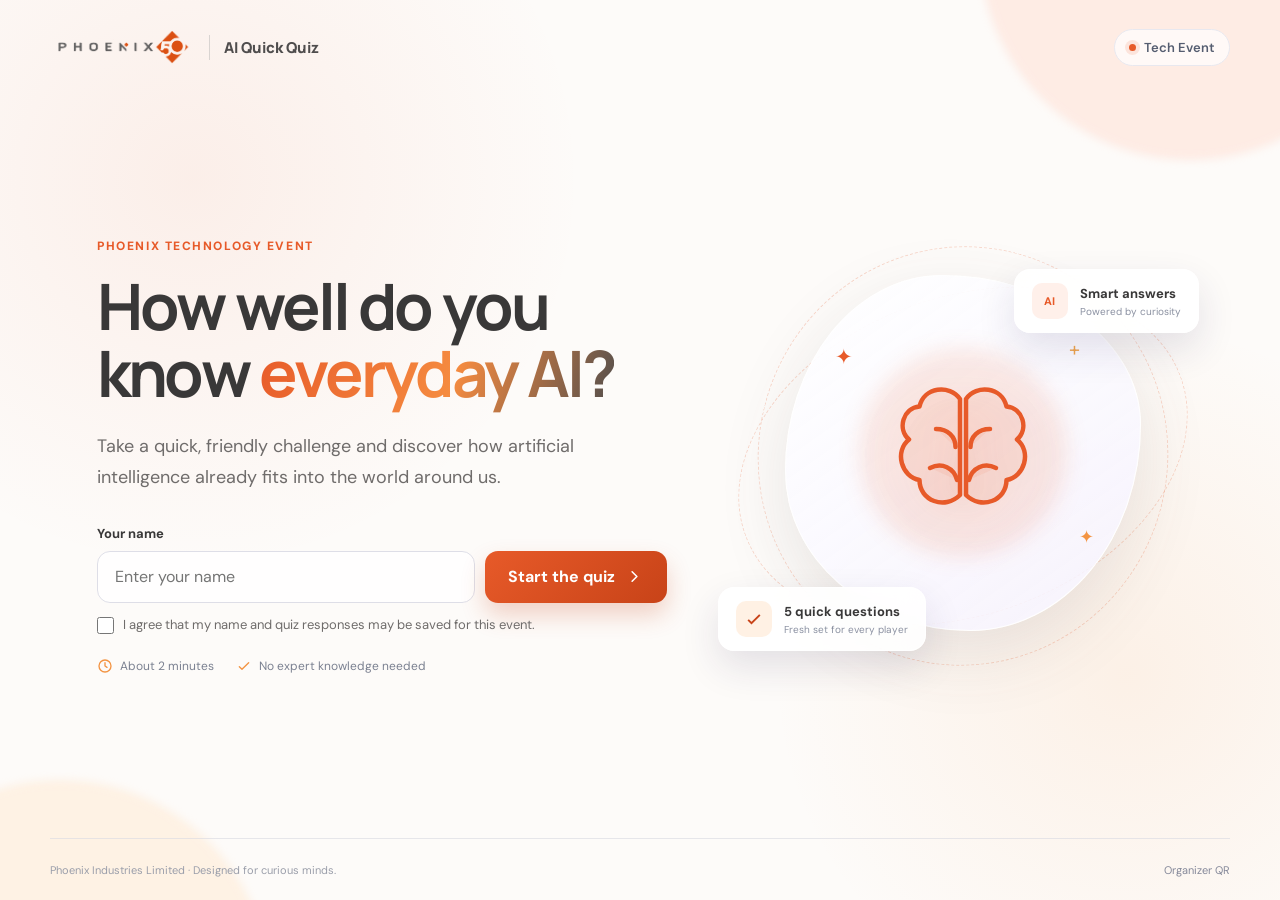
<file: index.html>
<!DOCTYPE html>
<html lang="en">
<head>
  <meta charset="UTF-8">
  <meta name="viewport" content="width=device-width, initial-scale=1.0">
  <meta name="theme-color" content="#e75a29">
  <title>Phoenix AI Quick Quiz</title>
  <link rel="preconnect" href="https://fonts.googleapis.com">
  <link rel="preconnect" href="https://fonts.gstatic.com" crossorigin>
  <link href="https://fonts.googleapis.com/css2?family=DM+Sans:wght@400;500;600;700&family=Manrope:wght@600;700;800&display=swap" rel="stylesheet">
  <link rel="stylesheet" href="styles.css">
</head>
<body>
  <div class="ambient ambient-one"></div>
  <div class="ambient ambient-two"></div>

  <main class="app-shell">
    <header class="topbar">
      <a class="brand phoenix-brand" href="index.html" aria-label="Phoenix AI Quick Quiz home">
        <img src="phoenix-logo.png" alt="Phoenix Industries">
        <span class="brand-divider"></span>
        <span>AI Quick Quiz</span>
      </a>
      <span class="event-badge"><span class="live-dot"></span> Tech Event</span>
    </header>

    <section id="welcome-screen" class="screen welcome-screen active">
      <div class="welcome-copy">
        <p class="eyebrow">Phoenix Technology Event</p>
        <h1>How well do you know <span>everyday AI?</span></h1>
        <p class="lead">Take a quick, friendly challenge and discover how artificial intelligence already fits into the world around us.</p>

        <form id="start-form" class="start-form">
          <label for="participant-name">Your name</label>
          <div class="input-row">
            <input id="participant-name" type="text" maxlength="60" autocomplete="name" placeholder="Enter your name" required>
            <button class="primary-button" type="submit">
              Start the quiz
              <svg viewBox="0 0 24 24" aria-hidden="true"><path d="m9 18 6-6-6-6"/></svg>
            </button>
          </div>
          <label class="consent-row" for="response-consent">
            <input id="response-consent" type="checkbox" required>
            <span>I agree that my name and quiz responses may be saved for this event.</span>
          </label>
        </form>

        <div class="quiz-facts">
          <span>
            <svg viewBox="0 0 24 24"><circle cx="12" cy="12" r="9"/><path d="M12 7v5l3 2"/></svg>
            About 2 minutes
          </span>
          <span>
            <svg viewBox="0 0 24 24"><path d="m5 13 4 4L19 7"/></svg>
            No expert knowledge needed
          </span>
        </div>
      </div>

      <div class="hero-visual" aria-hidden="true">
        <div class="orbit orbit-one"></div>
        <div class="orbit orbit-two"></div>
        <div class="float-card card-top">
          <span class="mini-icon purple">AI</span>
          <div><strong>Smart answers</strong><small>Powered by curiosity</small></div>
        </div>
        <div class="brain-card">
          <div class="brain-glow"></div>
          <svg class="brain-icon" viewBox="0 0 120 120">
            <path d="M58 24c-7-10-24-8-27 5-11 1-15 15-7 22-10 8-5 25 7 27 0 14 17 20 27 10V24Z"/>
            <path d="M62 24c7-10 24-8 27 5 11 1 15 15 7 22 10 8 5 25-7 27 0 14-17 20-27 10V24Z"/>
            <path d="M42 44c8 0 13 5 13 12M78 44c-8 0-13 5-13 12M38 70c8-4 16 0 18 8M82 70c-8-4-16 0-18 8"/>
          </svg>
          <span class="spark spark-one">✦</span>
          <span class="spark spark-two">✦</span>
          <span class="spark spark-three">+</span>
        </div>
        <div class="float-card card-bottom">
          <span class="mini-icon green">
            <svg viewBox="0 0 24 24"><path d="m5 13 4 4L19 7"/></svg>
          </span>
          <div><strong>5 quick questions</strong><small>Fresh set for every player</small></div>
        </div>
      </div>
    </section>

    <section id="quiz-screen" class="screen quiz-screen">
      <div class="quiz-header">
        <div>
          <p id="question-counter" class="eyebrow">Question 1 of 5</p>
          <div class="progress-track"><span id="progress-bar"></span></div>
        </div>
        <span id="score-chip" class="score-chip">Score: 0</span>
      </div>

      <article class="question-card">
        <div id="question-icon" class="question-icon">AI</div>
        <h2 id="question-text"></h2>
        <div id="answer-list" class="answer-list"></div>
        <div id="feedback" class="feedback" role="status" aria-live="polite"></div>
        <button id="next-button" class="primary-button next-button" type="button">
          Next question
          <svg viewBox="0 0 24 24" aria-hidden="true"><path d="m9 18 6-6-6-6"/></svg>
        </button>
      </article>
    </section>

    <section id="result-screen" class="screen result-screen">
      <div class="result-card">
        <div id="result-ring" class="result-ring">
          <span id="result-score">0/5</span>
        </div>
        <p class="eyebrow">Quiz complete</p>
        <h2 id="result-title">Nicely done!</h2>
        <p id="result-message"></p>
        <p id="save-status" class="save-status" role="status" aria-live="polite"></p>
        <div class="result-stats">
          <div><strong id="correct-total">0</strong><span>Correct</span></div>
          <div><strong id="time-total">0:00</strong><span>Time</span></div>
          <div><strong>5</strong><span>Questions</span></div>
        </div>
        <button id="restart-button" class="primary-button" type="button">
          Try another set
          <svg viewBox="0 0 24 24" aria-hidden="true"><path d="M20 11a8 8 0 1 0-2.3 5.7M20 4v7h-7"/></svg>
        </button>
      </div>
    </section>

    <footer>
      <span>Phoenix Industries Limited · Designed for curious minds.</span>
      <a href="qr.html">Organizer QR</a>
    </footer>
  </main>

  <script src="app.js"></script>
</body>
</html>
</file>
<file: styles.css>
:root {
  --ink: #393838;
  --muted: #6f6c6b;
  --purple: #e75a29;
  --purple-dark: #c84318;
  --mint: #f39443;
  --cream: #fdfbf9;
  --white: #fff;
  --line: #e8e8ef;
  --shadow: 0 24px 70px rgba(79, 77, 77, 0.12);
}

* { box-sizing: border-box; }

html { min-height: 100%; }

body {
  margin: 0;
  min-height: 100vh;
  overflow-x: hidden;
  color: var(--ink);
  background:
    radial-gradient(circle at 15% 20%, rgba(231, 90, 41, 0.08), transparent 30%),
    radial-gradient(circle at 88% 75%, rgba(243, 148, 67, 0.10), transparent 27%),
    var(--cream);
  font-family: "DM Sans", sans-serif;
}

button, input { font: inherit; }
button { cursor: pointer; }

.ambient {
  position: fixed;
  z-index: -1;
  width: 420px;
  height: 420px;
  border-radius: 50%;
  filter: blur(4px);
  opacity: 0.45;
}

.ambient-one { top: -260px; right: -120px; background: #ffd9cb; }
.ambient-two { bottom: -300px; left: -150px; background: #ffe6ca; }

.app-shell {
  width: min(1180px, calc(100% - 48px));
  min-height: 100vh;
  margin: 0 auto;
  display: flex;
  flex-direction: column;
}

.topbar {
  height: 94px;
  display: flex;
  align-items: center;
  justify-content: space-between;
}

.brand {
  display: inline-flex;
  align-items: center;
  gap: 12px;
  color: var(--ink);
  text-decoration: none;
  font-family: "Manrope", sans-serif;
  font-weight: 800;
  font-size: 18px;
}

.brand-mark {
  width: 38px;
  height: 38px;
  display: grid;
  place-items: center;
  color: white;
  border-radius: 12px;
  background: linear-gradient(145deg, #876df9, #5b3bdc);
  box-shadow: 0 9px 24px rgba(117, 87, 246, 0.3);
}

.phoenix-brand { gap: 14px; }
.phoenix-brand img {
  width: 145px;
  height: auto;
  display: block;
}
.brand-divider {
  width: 1px;
  height: 25px;
  background: #d9d4d1;
}
.phoenix-brand > span:last-child {
  color: #4f4d4d;
  font-size: 15px;
  white-space: nowrap;
}

.brand-mark svg { width: 24px; fill: none; stroke: currentColor; stroke-width: 1.8; stroke-linecap: round; }

.event-badge {
  display: inline-flex;
  align-items: center;
  gap: 8px;
  padding: 9px 14px;
  border: 1px solid var(--line);
  border-radius: 999px;
  background: rgba(255,255,255,0.7);
  color: #555d70;
  font-size: 13px;
  font-weight: 600;
}

.live-dot { width: 7px; height: 7px; border-radius: 50%; background: var(--purple); box-shadow: 0 0 0 4px rgba(231,90,41,.13); }

.screen { display: none; flex: 1; animation: screen-in .45s ease both; }
.screen.active { display: flex; }

@keyframes screen-in {
  from { opacity: 0; transform: translateY(10px); }
  to { opacity: 1; transform: translateY(0); }
}

.welcome-screen {
  align-items: center;
  justify-content: space-between;
  gap: 70px;
  padding: 52px 4% 72px;
}

.welcome-copy { width: min(570px, 54%); }
.eyebrow {
  margin: 0 0 18px;
  color: var(--purple);
  font-size: 12px;
  font-weight: 800;
  letter-spacing: .13em;
  text-transform: uppercase;
}

h1, h2 { font-family: "Manrope", sans-serif; }

h1 {
  margin: 0;
  font-size: clamp(42px, 5vw, 68px);
  line-height: 1.06;
  letter-spacing: -.045em;
}

h1 span {
  color: transparent;
  background: linear-gradient(110deg, var(--purple), #f58b40 55%, #4f4d4d);
  background-clip: text;
  -webkit-background-clip: text;
}

.lead {
  max-width: 540px;
  margin: 24px 0 32px;
  color: var(--muted);
  font-size: 18px;
  line-height: 1.7;
}

.start-form label {
  display: block;
  margin-bottom: 9px;
  font-size: 13px;
  font-weight: 700;
}

.start-form label span { color: #969bab; font-weight: 400; }
.input-row { display: flex; gap: 10px; }

input {
  min-width: 0;
  flex: 1;
  padding: 0 17px;
  border: 1px solid #dedee7;
  border-radius: 13px;
  outline: none;
  color: var(--ink);
  background: rgba(255,255,255,.8);
  transition: .2s ease;
}

input:focus { border-color: var(--purple); box-shadow: 0 0 0 4px rgba(231,90,41,.1); background: white; }

.consent-row {
  display: flex !important;
  align-items: flex-start;
  gap: 9px;
  margin-top: 13px;
  color: var(--muted);
  font-weight: 400 !important;
  line-height: 1.45;
  cursor: pointer;
}

.consent-row input {
  width: 17px;
  height: 17px;
  min-width: 17px;
  flex: 0 0 17px;
  margin: 1px 0 0;
  accent-color: var(--purple);
}

.consent-row span { color: var(--muted) !important; }

.primary-button {
  display: inline-flex;
  align-items: center;
  justify-content: center;
  gap: 10px;
  min-height: 52px;
  padding: 0 23px;
  border: 0;
  border-radius: 13px;
  color: white;
  background: linear-gradient(135deg, var(--purple), var(--purple-dark));
  box-shadow: 0 12px 25px rgba(200,67,24,.23);
  font-weight: 700;
  transition: transform .2s, box-shadow .2s;
}

.primary-button:hover { transform: translateY(-2px); box-shadow: 0 16px 30px rgba(200,67,24,.3); }
.primary-button svg { width: 19px; fill: none; stroke: currentColor; stroke-width: 2; stroke-linecap: round; stroke-linejoin: round; }

.quiz-facts { display: flex; flex-wrap: wrap; gap: 22px; margin-top: 24px; color: #7b8191; font-size: 12px; }
.quiz-facts span { display: inline-flex; align-items: center; gap: 7px; }
.quiz-facts svg { width: 16px; fill: none; stroke: var(--mint); stroke-width: 2; stroke-linecap: round; stroke-linejoin: round; }

.hero-visual { position: relative; width: 440px; height: 450px; flex: 0 0 440px; }
.brain-card {
  position: absolute;
  inset: 44px 42px 50px;
  display: grid;
  place-items: center;
  border: 1px solid rgba(255,255,255,.9);
  border-radius: 44% 56% 48% 52% / 55% 42% 58% 45%;
  background: linear-gradient(145deg, rgba(255,255,255,.96), rgba(245,242,255,.85));
  box-shadow: var(--shadow);
}

.brain-glow { position: absolute; width: 210px; height: 210px; border-radius: 50%; background: rgba(231,90,41,.12); filter: blur(10px); }
.brain-icon { position: relative; width: 180px; fill: rgba(231,90,41,.08); stroke: var(--purple); stroke-width: 3; stroke-linecap: round; stroke-linejoin: round; filter: drop-shadow(0 14px 18px rgba(231,90,41,.18)); }

.orbit { position: absolute; border: 1px dashed rgba(231,90,41,.22); border-radius: 50%; }
.orbit-one { inset: 15px; transform: rotate(14deg); }
.orbit-two { inset: 66px -12px; transform: rotate(-20deg); }

.float-card {
  position: absolute;
  z-index: 2;
  display: flex;
  align-items: center;
  gap: 12px;
  padding: 13px 17px;
  border: 1px solid rgba(255,255,255,.9);
  border-radius: 16px;
  background: rgba(255,255,255,.9);
  box-shadow: 0 16px 38px rgba(42,35,86,.12);
  backdrop-filter: blur(12px);
}

.float-card strong, .float-card small { display: block; }
.float-card strong { font-size: 13px; }
.float-card small { margin-top: 3px; color: #8a90a0; font-size: 10px; }
.card-top { top: 38px; right: -16px; animation: float 4s ease-in-out infinite; }
.card-bottom { bottom: 30px; left: -25px; animation: float 4.5s ease-in-out infinite reverse; }
@keyframes float { 50% { transform: translateY(-9px); } }

.mini-icon { width: 36px; height: 36px; display: grid; place-items: center; border-radius: 10px; font-size: 11px; font-weight: 800; }
.mini-icon.purple { color: var(--purple); background: #fff0ea; }
.mini-icon.green { color: #c84318; background: #fff1e4; }
.mini-icon svg { width: 20px; fill: none; stroke: currentColor; stroke-width: 2.3; }

.spark { position: absolute; color: var(--purple); }
.spark-one { top: 19%; left: 14%; font-size: 21px; }
.spark-two { right: 13%; bottom: 23%; color: var(--mint); font-size: 18px; }
.spark-three { right: 17%; top: 17%; color: #eea44d; font-size: 20px; }

.quiz-screen { width: min(760px, 100%); margin: 0 auto; padding: 42px 0 70px; flex-direction: column; }
.quiz-header { display: grid; grid-template-columns: 1fr auto; align-items: center; gap: 24px; margin-bottom: 24px; }
.quiz-header .eyebrow { margin-bottom: 10px; }
.progress-track { width: 100%; height: 7px; overflow: hidden; border-radius: 99px; background: #e9e7f0; }
.progress-track span { display: block; width: 20%; height: 100%; border-radius: inherit; background: linear-gradient(90deg, var(--purple), #9f79fa); transition: width .35s ease; }
.score-chip { padding: 9px 14px; border-radius: 999px; background: #fff0ea; color: var(--purple-dark); font-size: 13px; font-weight: 700; }

.question-card {
  padding: clamp(28px, 5vw, 48px);
  border: 1px solid rgba(255,255,255,.9);
  border-radius: 27px;
  background: rgba(255,255,255,.88);
  box-shadow: var(--shadow);
  backdrop-filter: blur(12px);
}

.question-icon { width: 48px; height: 48px; display: grid; place-items: center; margin-bottom: 22px; border-radius: 14px; color: var(--purple); background: #fff0ea; font-family: "Manrope"; font-size: 13px; font-weight: 800; }
.question-card h2 { margin: 0 0 28px; font-size: clamp(23px, 3.6vw, 32px); line-height: 1.3; letter-spacing: -.025em; }
.answer-list { display: grid; gap: 12px; }

.answer-button {
  width: 100%;
  display: flex;
  align-items: center;
  gap: 14px;
  padding: 15px 17px;
  border: 1px solid var(--line);
  border-radius: 14px;
  color: #464d60;
  background: #fff;
  text-align: left;
  transition: .2s ease;
}

.answer-button:hover:not(:disabled) { border-color: #f0ad93; transform: translateX(3px); background: #fffaf8; }
.answer-letter { width: 31px; height: 31px; flex: 0 0 31px; display: grid; place-items: center; border-radius: 9px; background: #f1f1f5; font-weight: 700; font-size: 12px; }
.answer-button.correct { border-color: #69d7b6; color: #177c60; background: #edfbf7; }
.answer-button.correct .answer-letter { color: white; background: var(--mint); }
.answer-button.wrong { border-color: #f1a7a7; color: #a83f3f; background: #fff3f3; }
.answer-button.wrong .answer-letter { color: white; background: #e36e6e; }
.answer-button:disabled { cursor: default; }

.feedback { min-height: 0; margin-top: 0; color: var(--muted); font-size: 13px; line-height: 1.55; transition: .2s; }
.feedback.visible { min-height: 42px; margin-top: 18px; padding: 12px 14px; border-radius: 11px; background: #f6f5fa; }
.feedback strong { color: var(--ink); }
.next-button { display: none; margin: 20px 0 0 auto; }
.next-button.visible { display: flex; }

.result-screen { align-items: center; justify-content: center; padding: 35px 0 70px; }
.result-card { width: min(650px, 100%); padding: 45px; border: 1px solid white; border-radius: 28px; background: rgba(255,255,255,.9); box-shadow: var(--shadow); text-align: center; }
.result-ring { width: 132px; height: 132px; display: grid; place-items: center; margin: 0 auto 28px; border-radius: 50%; background: conic-gradient(var(--purple) 0%, #e8e6ef 0); position: relative; }
.result-ring::after { content: ""; position: absolute; inset: 10px; border-radius: 50%; background: white; }
.result-ring span { position: relative; z-index: 1; font-family: "Manrope"; font-size: 30px; font-weight: 800; }
.result-card .eyebrow { margin-bottom: 10px; }
.result-card h2 { margin: 0 0 10px; font-size: 35px; }
.result-card > p:not(.eyebrow) { margin: 0 auto; max-width: 470px; color: var(--muted); line-height: 1.65; }
.result-card .save-status { margin-top: 14px !important; font-size: 12px; font-weight: 700; }
.save-status.saving { color: #7c65d8 !important; }
.save-status.saved { color: #179d76 !important; }
.save-status.failed { color: #b85c5c !important; }
.result-stats { display: grid; grid-template-columns: repeat(3, 1fr); margin: 32px 0; padding: 20px 0; border-top: 1px solid var(--line); border-bottom: 1px solid var(--line); }
.result-stats div + div { border-left: 1px solid var(--line); }
.result-stats strong, .result-stats span { display: block; }
.result-stats strong { font-family: "Manrope"; font-size: 22px; }
.result-stats span { margin-top: 3px; color: var(--muted); font-size: 11px; }

footer { min-height: 62px; display: flex; align-items: center; justify-content: space-between; border-top: 1px solid rgba(219,219,226,.65); color: #9a9eaa; font-size: 11px; }
footer a { color: #85899a; text-decoration: none; }
footer a:hover { color: var(--purple); }

.qr-layout { flex: 1; display: grid; grid-template-columns: 1fr 430px; align-items: center; gap: 70px; padding: 42px 6% 70px; }
.qr-copy h1 { font-size: clamp(40px, 5vw, 62px); }
.qr-card { padding: 30px; border: 1px solid white; border-radius: 26px; background: rgba(255,255,255,.92); box-shadow: var(--shadow); }
.qr-frame { aspect-ratio: 1; display: grid; place-items: center; padding: 20px; border-radius: 20px; background: #fff; border: 1px solid var(--line); }
.qr-frame img { width: 100%; height: 100%; object-fit: contain; }
.qr-form { margin-top: 24px; }
.qr-form input { width: 100%; height: 50px; }
.qr-actions { display: grid; grid-template-columns: 1fr 1fr; gap: 10px; margin-top: 10px; }
.secondary-button { min-height: 50px; padding: 0 17px; border: 1px solid var(--line); border-radius: 13px; color: var(--ink); background: white; font-weight: 700; }
.qr-note { margin-top: 13px; color: var(--muted); font-size: 11px; line-height: 1.5; }

@media (max-width: 900px) {
  .welcome-screen { padding-left: 0; padding-right: 0; gap: 25px; }
  .welcome-copy { width: 58%; }
  .hero-visual { width: 350px; height: 390px; flex-basis: 350px; }
  .brain-card { inset: 50px 30px; }
  .card-top { right: -8px; }
  .qr-layout { grid-template-columns: 1fr 350px; padding-left: 0; padding-right: 0; }
}

@media (max-width: 720px) {
  .app-shell { width: min(100% - 28px, 600px); }
  .topbar { height: 75px; }
  .event-badge { display: none; }
  .phoenix-brand img { width: 118px; }
  .phoenix-brand > span:last-child { font-size: 12px; }
  .welcome-screen { flex-direction: column; padding-top: 30px; text-align: center; }
  .welcome-copy { width: 100%; }
  .lead { margin-left: auto; margin-right: auto; font-size: 16px; }
  .hero-visual { order: -1; width: 280px; height: 250px; flex-basis: 250px; }
  .brain-card { inset: 5px 35px 15px; }
  .brain-icon { width: 115px; }
  .orbit-one { inset: -5px 20px; }
  .orbit-two { inset: 28px 8px; }
  .float-card { display: none; }
  .input-row { flex-direction: column; }
  input { height: 52px; }
  .quiz-facts { justify-content: center; }
  .quiz-screen { padding-top: 26px; }
  .question-card { border-radius: 21px; }
  .result-card { padding: 35px 20px; }
  .qr-layout { grid-template-columns: 1fr; gap: 35px; padding: 30px 0 60px; text-align: center; }
  .qr-card { width: min(430px, 100%); margin: auto; }
}

@media (max-width: 430px) {
  h1 { font-size: 38px; }
  .hero-visual { height: 210px; flex-basis: 210px; }
  .brain-card { inset: 0 45px 10px; }
  .quiz-header { gap: 12px; }
  .question-card { padding: 24px 18px; }
  .answer-button { padding: 13px; }
  .result-stats { margin: 25px 0; }
  .qr-card { padding: 20px; }
  .qr-actions { grid-template-columns: 1fr; }
}

@media (prefers-reduced-motion: reduce) {
  *, *::before, *::after { scroll-behavior: auto !important; animation-duration: .01ms !important; transition-duration: .01ms !important; }
}
</file>
